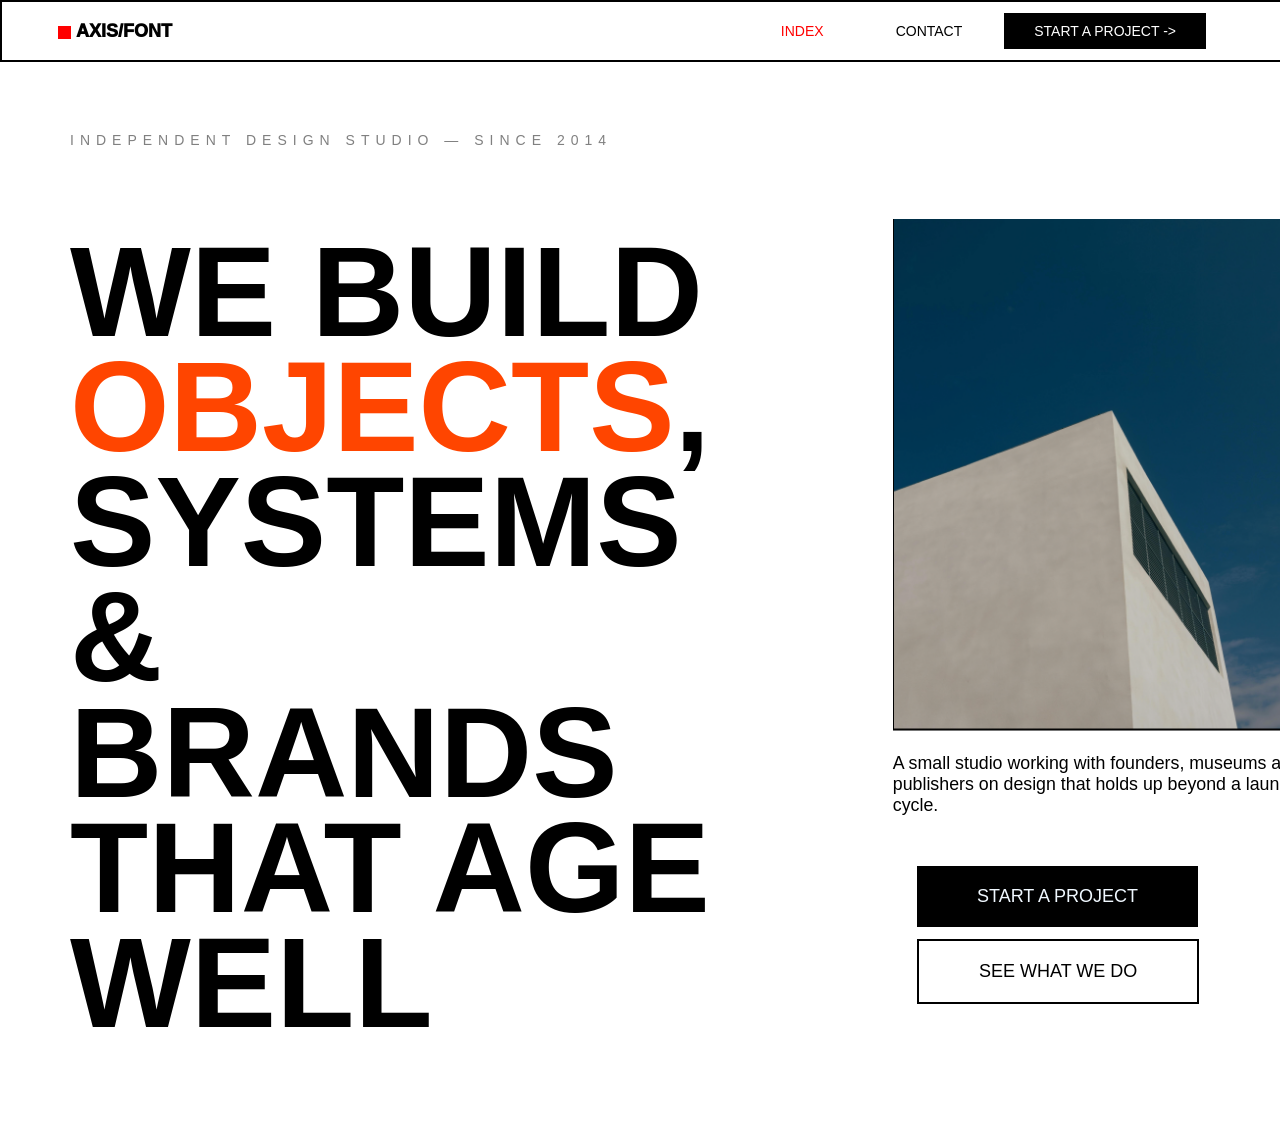
<file: index.html>
<!DOCTYPE html>
<html lang="en">
<head>
    <meta charset="UTF-8">
    <meta name="viewport" content="width=device-width, initial-scale=1.0">
    <title>My Website</title>
    <link rel="stylesheet" href="style.css">
</head>
<body>

    <header>
        <button id="b1"><div id="left">
        <div id="r7"> </div>
        <a href="index.html"><span id="axis">AXIS/FONT</span></a>
        </div></button>
        <div id="right">
        <button id="b2"><a href="index.html"><span id="index">INDEX</span></button></a>
        <button id="b3"><span id="contact">CONTACT</span></button>
        <button id="b4"><a href="form.html"><div id="start">START A PROJECT -></div></a></button>
        </div>
    </header>

  
      <br><br>


   <div id="main">

    <div id="l1">
      
         <p id="text7">
        INDEPENDENT DESIGN STUDIO — SINCE 2014
    </p>

    <h1>
        WE BUILD <br>
        <span>OBJECTS</span>, <br>
        SYSTEMS & <br>
        BRANDS <br>
        THAT AGE WELL
    </h1>


    </div>


    <div id="r1">
    <img src="Screenshot 2026-05-17 at 11.17.39 AM.png" alt="">

    <p id="rt1">
        A small studio working with founders,
        museums and publishers on design that
        holds up beyond a launch cycle.
    </p>

     <div id="btn">
    <a href="form.html"><button id="btn1">START A PROJECT</button></a>
    <button id="btn2">SEE WHAT WE DO</button>

    </div>
</div>


   </div>

</body>
</html>
</file>
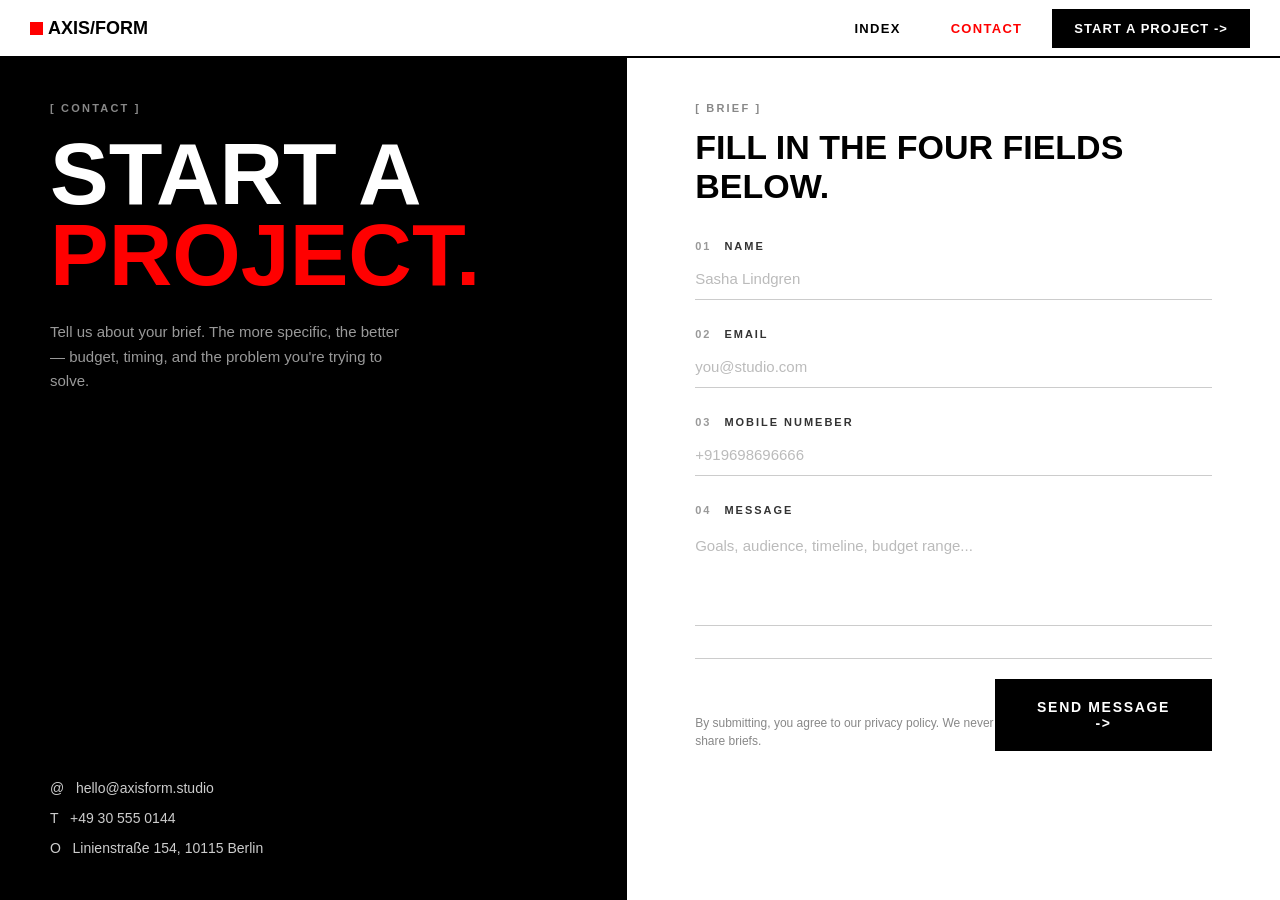
<file: form.html>
<!DOCTYPE html>
<html lang="en">
<head>
  <meta charset="UTF-8">
  <meta name="viewport" content="width=device-width, initial-scale=1.0">
  <title>AXIS/FORM - Contact</title>
  <link rel="stylesheet" href="form.css">
</head>
<body>

<!-- HEADER -->
<header>
  <button id="b1">
    <div id="left">
      <div id="r7"></div>
      <a href="index.html"><span id="axis">AXIS/FORM</span></a>
    </div>
  </button>
  <div id="right">
    <button id="b2"><a href="index.html"><span id="index">INDEX</span></a></button>
    <button id="b3"><span id="contact">CONTACT</span></button>
    <button id="b4"><a href="form.html"><div id="start">START A PROJECT -></div></a></button>
  </div>
</header>


<div id="main">

  <!-- LEFT -->
  <div id="left-panel">
    <div>
      <p id="contact-label">[ CONTACT ]</p>
      <h1 id="big-heading">START A<br><span>PROJECT.</span></h1>
      <p id="sub-text">Tell us about your brief. The more specific, the better — budget, timing, and the problem you're trying to solve.</p>
    </div>

    <div id="contact-details">
      <p>@ &nbsp; hello@axisform.studio</p>
      <p>T &nbsp; +49 30 555 0144</p>
      <p>O &nbsp; Linienstraße 154, 10115 Berlin</p>
    </div>
  </div>

  <!-- RIGHT -->
  <div id="right-panel">
    <p id="brief-label">[ BRIEF ]</p>
    <h2 id="form-heading">FILL IN THE FOUR FIELDS BELOW.</h2>

    <form action="" name="MyForm" onsubmit="return formvalidate()" method="post">

    <div class="field">
      <p class="field-label"><span>01</span> NAME</p>
      <input type="text" placeholder="Sasha Lindgren" id="name1"><span id="formerror1"><b></b></span>
    </div>

    <div class="field">
      <p class="field-label"><span>02</span> EMAIL</p>
      <input type="email" placeholder="you@studio.com" id="email1"><span id="formerror2"><b></b></span>
    </div>

    <div class="field">
      <p class="field-label"><span>03</span> Mobile Numeber</p>
      <input type="number" placeholder="+919698696666" id="number1"><span id="formerror3"><b></b></span>
    </div>

    <div class="field">
      <p class="field-label"><span>04</span> MESSAGE</p>
      <textarea placeholder="Goals, audience, timeline, budget range..." id="textf"></textarea><span id="formerror4"><b></b></span>
    </div>

    <div id="form-footer">
      <p id="privacy">By submitting, you agree to our privacy policy. We never share briefs.</p>
      <button id="btn1" type="submit">SEND MESSAGE -></button>

    </div>
   </form>
  </div>
</div>

</body>
<script>

function formvalidate(){

let name = document.getElementById("name1").value;
let email = document.getElementById("email1").value;
let number = document.getElementById("number1").value;
let textf = document.getElementById("textf").value;

if(name == ""){
  alert("Name cannot be empty");
  return false;
}

if(name.length < 3){
  document.getElementById("formerror1").innerText = "Enter a valid name";
  return false;
}

if(email == ""){
  alert("Email cannot be empty");
  return false;
}

if(!/^[^\s@]+@[^\s@]+\.[^\s@]+$/.test(email)){
  document.getElementById("formerror2").innerText = "Enter a valid email";
  return false;
}

if(number == ""){
  alert("Mobile Number cannot be empty");
  return false;
}

if(!/^[0-9]{10}$/.test(number)){
  document.getElementById("formerror3").innerText = "Enter a valid Number";
  return false;
}

if(textf == ""){
  alert("Text Area cannot be empty");
  return false;
}

return true;

}

</script>



</html>
</file>
<file: style.css>
body{
    margin:0;
    padding:0;
    font-family:Arial;
    overflow-x: hidden;
}
a{
    text-decoration: none;
    color:black;
}
header{
    width:100% ;
    border: 2px solid black;
     padding: 10px 90px;
    display: flex;
    align-items: center;
    height: 20%;
    padding-left: 30px;
    justify-content: space-between;
    
}
#left{
    display: flex;
    gap: 5px;
    margin-left: 20px;
}
#r7{
    background-color: red;
    height: 13px;
    width: 13px;
    margin-top: 5px;
    
}

#axis{
    font-size: 18px;
    font-weight: 1000;
}
#b1{
    background: none;
    text-decoration: none;
    border: none;
}
#b1:hover{
    cursor:pointer;
}
#right{
    display: flex;
    align-items: right;
    justify-content: right;
    margin-right: 100px;
}

#index{
    font-size: 14px;
    color: red;
    padding: 10px 30px;
}

#contact{
    font-size: 14px;
    padding: 10px 30px;
}

#start{
    font-size: 14px;
    background-color: black;
    color: #ffff;
    padding: 10px 30px;
    align-items: center;
    justify-content: center;
}
#b2{
  background: none;
    text-decoration: none;
    border: none;
}
#b2:hover{
    cursor:pointer;
}
#b3{
  background: none;
    text-decoration: none;
    border: none;
}
#b3:hover{
    cursor:pointer;
    color: red;
   
}
#b4{
  background: none;
    text-decoration: none;
    border: none;
}
#b4:hover{
    cursor:pointer;
     background-color:white;
color: black;
}
#main{
    display: flex;
    justify-content: space-between;
    align-items: flex-start;
}

#l1{
  width: 50%;
}

#r1{
    width: 40%;
}

img { height: auto; 
    width: 100%; 
    max-width: 410px;
     margin-left: 20%; 
    margin-top: 25%;}



#rt1{
    width: 100%; 
    max-width: 410px;
    font-size: 2ch;
    margin-left:20% ;
   font-weight: 200;
   font-family: Arial, Helvetica, sans-serif;
}

#l1{
    width: 60%;
    padding-left: 70px;
    padding-top: 20px;
}

#text7{
    font-size: 14px;
    letter-spacing: 6px;
    color: gray;
    margin-bottom: 40px;
}

h1{
    font-size: clamp(3rem, 10vw, 140px);
    line-height: 0.9;
    font-family: Arial, Helvetica, sans-serif;
    font-weight: 900;
    color: black;
}

h1 span{
    color: orangered;
}

#btn{
    margin-top: 50px;
    
    
}

#btn1{
background:black;
color: aliceblue;
    text-decoration: none;
    border: none;
    padding: 20px 60px;
    cursor:pointer;
    font-size:18px;
    margin-left: 25%;


 transition:
    transform 0.35s cubic-bezier(0.22,1,0.36,1),
    box-shadow 0.35s cubic-bezier(0.22,1,0.36,1);
}

#btn1:hover{
    transform: translate(-6px,-6px);

    box-shadow: 10px 10px 0 red;
}

#btn2{
    background: none;
    text-decoration: none;
    border: 2px solid black;
margin-left: 25%;
margin-top: 12px;
padding: 20px 60px;
cursor:pointer;
font-size:18px ;

}
#btn2:hover{
    background-color:black;
color: aliceblue;
}

@media (max-width: 480px), (max-height: 932px) and (max-width: 480px) {
html, body {
  overflow-x: hidden;
}
header{
    width:100% ;
    border: 2px solid black;
     padding: 10px 10px;
    display: flex;
    align-items: center;
    height: 20%;
    justify-content: space-between;
    
}

#index{
    font-size: 14px;
    color: red;
    padding: 2px;
}

#contact{
    font-size: 14px;
    padding: 2px;
}
#start{
    display: none;
}
#right{
    margin-left: 28%;
}

#main{
    display: block;
}

#text7{
    font-size: 2ch;
}

h1{
    font-size: 7ch;
    padding: 0%;
}

img{
    display: none;
}

#rt1{
    display:none;
}

  #btn2{
    width:250px;

}

}
</file>
<file: form.css>
* {
      margin: 0;
      padding: 0;
      box-sizing: border-box;
      font-family: Arial;
    }

    a {
      text-decoration: none;
      color: black;
    }

    /* HEADER */
    header {
      width: 100%;
      border-bottom: 2px solid black;
      padding: 10px 30px;
      display: flex;
      align-items: center;
      justify-content: space-between;
      height: 58px;
    }

    #left {
      display: flex;
      gap: 5px;
      align-items: center;
    }

    #r7 {
      background-color: red;
      height: 13px;
      width: 13px;
    }

    #axis {
      font-size: 18px;
      font-weight: 900;
    }

    #b1 {
      background: none;
      border: none;
      cursor: pointer;
    }

    #right {
      display: flex;
      align-items: center;
      gap: 10px;
    }

    #b2, #b3, #b4 {
      background: none;
      border: none;
      cursor: pointer;
    }

    #index {
      font-size: 13px;
      font-weight: 600;
      letter-spacing: 0.1em;
      padding: 10px 20px;
    }

    #contact {
      font-size: 13px;
      font-weight: 600;
      letter-spacing: 0.1em;
      color: red;
      padding: 10px 20px;
    }

    #start {
      font-size: 13px;
      font-weight: 700;
      letter-spacing: 0.08em;
      background: black;
      color: white;
      padding: 12px 22px;
    }

    /* MAIN LAYOUT */
    #main {
      display: flex;
      height: calc(100vh - 58px);
    }

    /* LEFT SIDE */
    #left-panel {
      width: 49%;
      background-color: black;
      color: white;
      padding: 44px 50px;
      display: flex;
      flex-direction: column;
      justify-content: space-between;
    }

    #contact-label {
      font-size: 11px;
      font-weight: 600;
      letter-spacing: 0.2em;
      color: #888;
    }

    #big-heading {
      font-size: 88px;
      font-weight: 900;
      line-height: 0.92;
      text-transform: uppercase;
      margin-top: 20px;
    }

    #big-heading span {
      color: red;
    }

    #sub-text {
      color: #999;
      font-size: 15px;
      line-height: 1.65;
      margin-top: 24px;
      max-width: 360px;
    }

    #contact-details {
      display: flex;
      flex-direction: column;
      gap: 14px;
    }

    #contact-details p {
      font-size: 14px;
      color: #ccc;
    }

    /* RIGHT SIDE */
    #right-panel {
      width: 51%;
      background-color: white;
      padding: 44px 68px;
      display: flex;
      flex-direction: column;
    }

    #brief-label {
      font-size: 11px;
      font-weight: 600;
      letter-spacing: 0.2em;
      color: #888;
      margin-bottom: 14px;
    }

    #form-heading {
      font-size: 34px;
      font-weight: 900;
      text-transform: uppercase;
      margin-bottom: 34px;
    }

    /* FORM FIELDS */
    .field {
      margin-bottom: 28px;
    }

    .field-label {
      font-size: 11px;
      font-weight: 700;
      letter-spacing: 0.18em;
      text-transform: uppercase;
      margin-bottom: 10px;
      color: #333;
    }

    .field-label span {
      color: #999;
      margin-right: 8px;
    }

    .field input,
    .field textarea {
      width: 100%;
      border: none;
      border-bottom: 1.5px solid #ccc;
      outline: none;
      font-size: 15px;
      font-family: Arial;
      color: black;
      padding: 8px 0 12px;
      background: transparent;
    }

    .field textarea {
      resize: none;
      height: 100px;
      line-height: 1.6;
    }

    .field input::placeholder,
    .field textarea::placeholder {
      color: #bbb;
    }

    .field input:focus,
    .field textarea:focus {
      border-bottom-color: black;
    }

    /* FOOTER */
    #form-footer {
      border-top: 1.5px solid #ccc;
      padding-top: 20px;
      margin-top: auto;
      display: flex;
      justify-content: space-between;
      align-items: flex-end;
    }

    #privacy {
      font-size: 12px;
      color: #888;
      line-height: 1.55;
      max-width: 300px;
    }

    #btn1 {
      background: black;
      color: white;
      border: none;
      cursor: pointer;
      padding: 20px 36px;
      font-size: 14px;
      font-weight: 700;
      letter-spacing: 0.12em;
      text-transform: uppercase;
    }

    #btn1:hover {
      background: red;
    }

    #formerror1{
        font-size: 12px;
        color: red;
        
    }

     #formerror2{
        font-size: 12px;
        color: red;
        
    }

     #formerror3{
        font-size: 12px;
        color: red;
        
    }

     #formerror4{
        font-size: 12px;
        color: red;
        
    }
</file>
